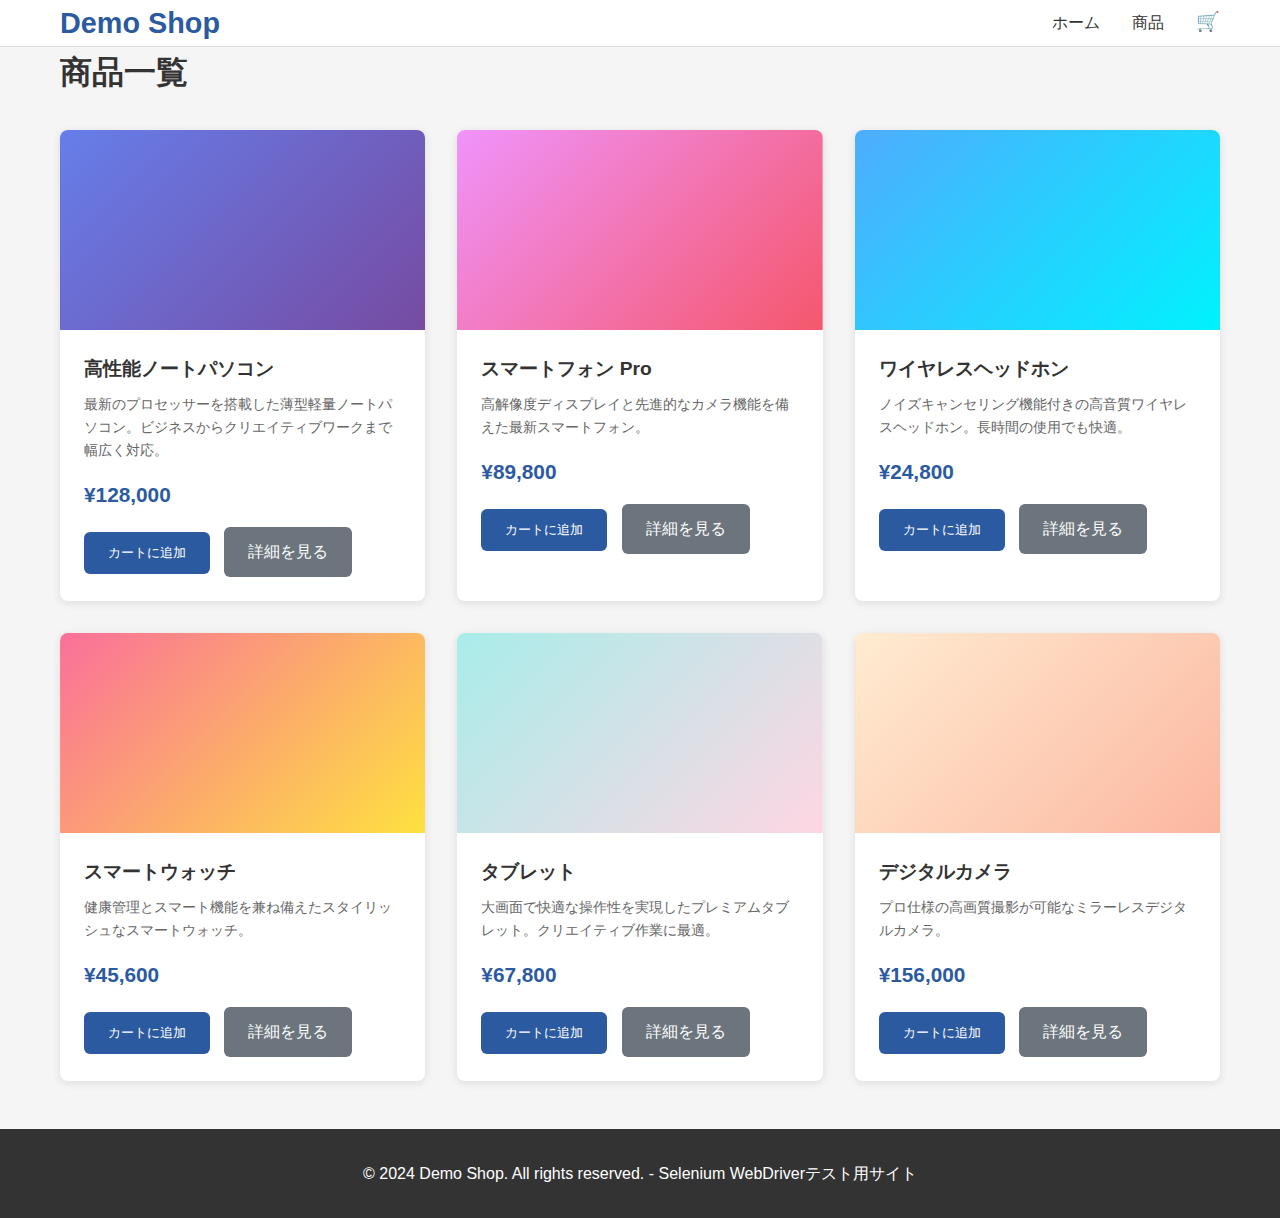
<file: selenium-webdriver/mock_site/index.html>
<!DOCTYPE html>
<html lang="ja">
<head>
    <meta charset="UTF-8">
    <meta name="viewport" content="width=device-width, initial-scale=1.0">
    <title>デモECサイト - 商品一覧</title>
    <link rel="stylesheet" href="style.css">
</head>
<body>
    <header>
        <nav class="container">
            <a href="index.html" class="logo">Demo Shop</a>
            <ul class="nav-links">
                <li><a href="index.html">ホーム</a></li>
                <li><a href="index.html">商品</a></li>
                <li>
                    <button class="cart-icon" onclick="goToCart()" title="カートを見る">
                        🛒
                        <span class="cart-count">0</span>
                    </button>
                </li>
            </ul>
        </nav>
    </header>

    <main class="container">
        <h1 class="page-title">商品一覧</h1>
        
        <div class="products-grid">
            <div class="product-card" data-product-id="laptop-001">
                <div class="product-image" style="background-image: linear-gradient(135deg, #667eea 0%, #764ba2 100%);"></div>
                <div class="product-info">
                    <h3 class="product-title">高性能ノートパソコン</h3>
                    <p class="product-description">最新のプロセッサーを搭載した薄型軽量ノートパソコン。ビジネスからクリエイティブワークまで幅広く対応。</p>
                    <div class="product-price">¥128,000</div>
                    <button class="btn btn-primary" onclick="addToCart('laptop-001', '高性能ノートパソコン', 128000, 'linear-gradient(135deg, #667eea 0%, #764ba2 100%)')">
                        カートに追加
                    </button>
                    <a href="product.html?id=laptop-001" class="btn btn-secondary" style="margin-left: 10px;">詳細を見る</a>
                </div>
            </div>

            <div class="product-card" data-product-id="smartphone-001">
                <div class="product-image" style="background-image: linear-gradient(135deg, #f093fb 0%, #f5576c 100%);"></div>
                <div class="product-info">
                    <h3 class="product-title">スマートフォン Pro</h3>
                    <p class="product-description">高解像度ディスプレイと先進的なカメラ機能を備えた最新スマートフォン。</p>
                    <div class="product-price">¥89,800</div>
                    <button class="btn btn-primary" onclick="addToCart('smartphone-001', 'スマートフォン Pro', 89800, 'linear-gradient(135deg, #f093fb 0%, #f5576c 100%)')">
                        カートに追加
                    </button>
                    <a href="product.html?id=smartphone-001" class="btn btn-secondary" style="margin-left: 10px;">詳細を見る</a>
                </div>
            </div>

            <div class="product-card" data-product-id="headphones-001">
                <div class="product-image" style="background-image: linear-gradient(135deg, #4facfe 0%, #00f2fe 100%);"></div>
                <div class="product-info">
                    <h3 class="product-title">ワイヤレスヘッドホン</h3>
                    <p class="product-description">ノイズキャンセリング機能付きの高音質ワイヤレスヘッドホン。長時間の使用でも快適。</p>
                    <div class="product-price">¥24,800</div>
                    <button class="btn btn-primary" onclick="addToCart('headphones-001', 'ワイヤレスヘッドホン', 24800, 'linear-gradient(135deg, #4facfe 0%, #00f2fe 100%)')">
                        カートに追加
                    </button>
                    <a href="product.html?id=headphones-001" class="btn btn-secondary" style="margin-left: 10px;">詳細を見る</a>
                </div>
            </div>

            <div class="product-card" data-product-id="watch-001">
                <div class="product-image" style="background-image: linear-gradient(135deg, #fa709a 0%, #fee140 100%);"></div>
                <div class="product-info">
                    <h3 class="product-title">スマートウォッチ</h3>
                    <p class="product-description">健康管理とスマート機能を兼ね備えたスタイリッシュなスマートウォッチ。</p>
                    <div class="product-price">¥45,600</div>
                    <button class="btn btn-primary" onclick="addToCart('watch-001', 'スマートウォッチ', 45600, 'linear-gradient(135deg, #fa709a 0%, #fee140 100%)')">
                        カートに追加
                    </button>
                    <a href="product.html?id=watch-001" class="btn btn-secondary" style="margin-left: 10px;">詳細を見る</a>
                </div>
            </div>

            <div class="product-card" data-product-id="tablet-001">
                <div class="product-image" style="background-image: linear-gradient(135deg, #a8edea 0%, #fed6e3 100%);"></div>
                <div class="product-info">
                    <h3 class="product-title">タブレット</h3>
                    <p class="product-description">大画面で快適な操作性を実現したプレミアムタブレット。クリエイティブ作業に最適。</p>
                    <div class="product-price">¥67,800</div>
                    <button class="btn btn-primary" onclick="addToCart('tablet-001', 'タブレット', 67800, 'linear-gradient(135deg, #a8edea 0%, #fed6e3 100%)')">
                        カートに追加
                    </button>
                    <a href="product.html?id=tablet-001" class="btn btn-secondary" style="margin-left: 10px;">詳細を見る</a>
                </div>
            </div>

            <div class="product-card" data-product-id="camera-001">
                <div class="product-image" style="background-image: linear-gradient(135deg, #ffecd2 0%, #fcb69f 100%);"></div>
                <div class="product-info">
                    <h3 class="product-title">デジタルカメラ</h3>
                    <p class="product-description">プロ仕様の高画質撮影が可能なミラーレスデジタルカメラ。</p>
                    <div class="product-price">¥156,000</div>
                    <button class="btn btn-primary" onclick="addToCart('camera-001', 'デジタルカメラ', 156000, 'linear-gradient(135deg, #ffecd2 0%, #fcb69f 100%)')">
                        カートに追加
                    </button>
                    <a href="product.html?id=camera-001" class="btn btn-secondary" style="margin-left: 10px;">詳細を見る</a>
                </div>
            </div>
        </div>
    </main>

    <footer>
        <div class="container">
            <p>&copy; 2024 Demo Shop. All rights reserved. - Selenium WebDriverテスト用サイト</p>
        </div>
    </footer>

    <script src="script.js"></script>
</body>
</html>
</file>
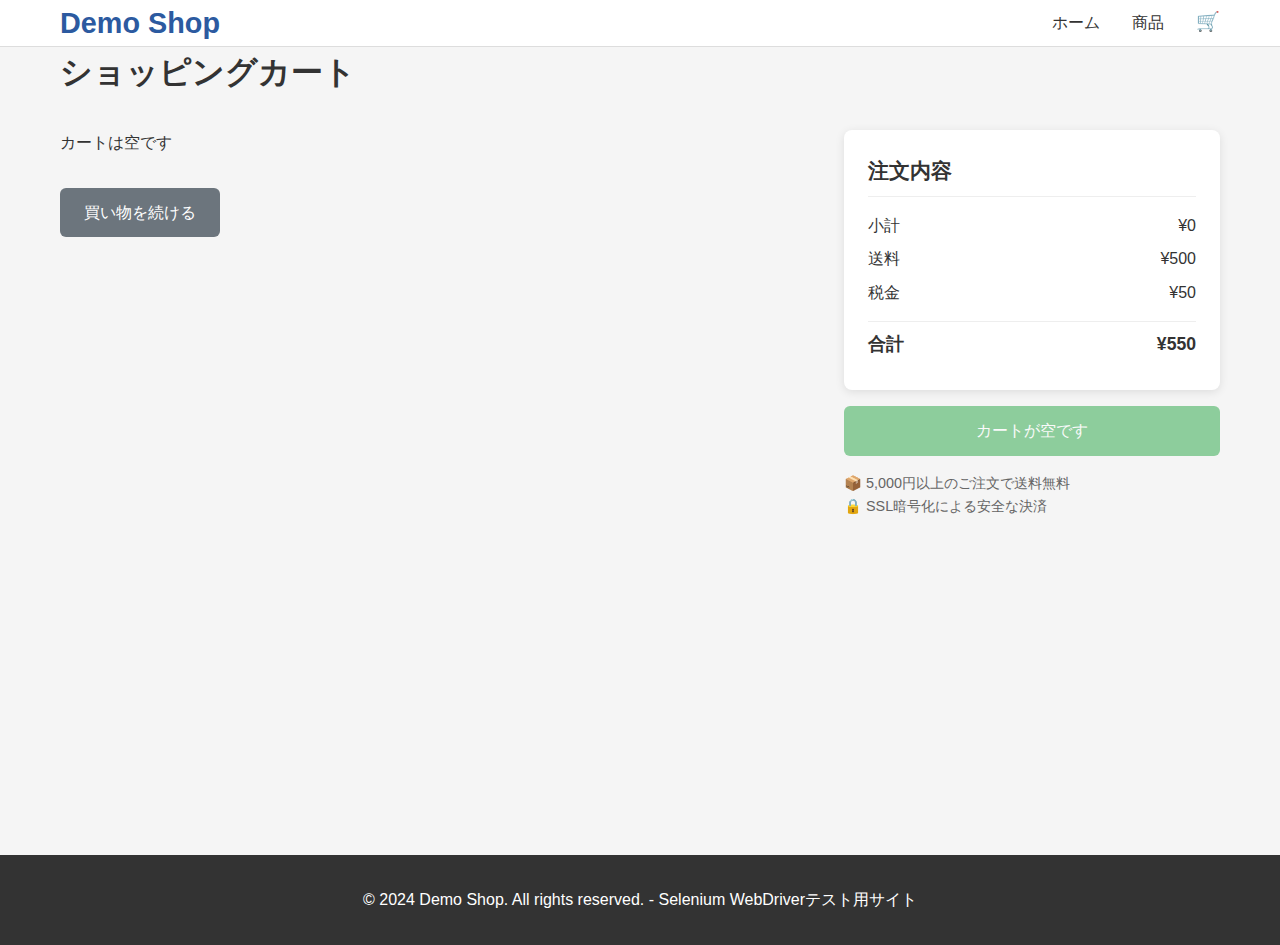
<file: selenium-webdriver/mock_site/cart.html>
<!DOCTYPE html>
<html lang="ja">
<head>
    <meta charset="UTF-8">
    <meta name="viewport" content="width=device-width, initial-scale=1.0">
    <title>ショッピングカート - デモECサイト</title>
    <link rel="stylesheet" href="style.css">
</head>
<body>
    <header>
        <nav class="container">
            <a href="index.html" class="logo">Demo Shop</a>
            <ul class="nav-links">
                <li><a href="index.html">ホーム</a></li>
                <li><a href="index.html">商品</a></li>
                <li>
                    <button class="cart-icon" onclick="goToCart()" title="カートを見る">
                        🛒
                        <span class="cart-count">0</span>
                    </button>
                </li>
            </ul>
        </nav>
    </header>

    <main class="container">
        <h1 class="page-title">ショッピングカート</h1>
        
        <div style="display: grid; grid-template-columns: 2fr 1fr; gap: 2rem; margin-top: 2rem;">
            <div>
                <div id="cart-items">
                    <!-- カートアイテムはJavaScriptで動的に生成 -->
                </div>
                
                <div style="margin-top: 2rem;">
                    <a href="index.html" class="btn btn-secondary">買い物を続ける</a>
                </div>
            </div>
            
            <div>
                <div class="order-summary">
                    <!-- 注文サマリーはJavaScriptで動的に生成 -->
                </div>
                
                <div style="margin-top: 1rem;">
                    <a href="checkout.html" id="checkout-btn" class="btn btn-success" style="width: 100%; text-align: center;">
                        レジに進む
                    </a>
                </div>
                
                <div style="margin-top: 1rem; font-size: 0.9rem; color: #666;">
                    <p>📦 5,000円以上のご注文で送料無料</p>
                    <p>🔒 SSL暗号化による安全な決済</p>
                </div>
            </div>
        </div>
    </main>

    <footer>
        <div class="container">
            <p>&copy; 2024 Demo Shop. All rights reserved. - Selenium WebDriverテスト用サイト</p>
        </div>
    </footer>

    <script src="script.js"></script>
    <script>
        // チェックアウトボタンの状態を更新
        function updateCheckoutButton() {
            const checkoutBtn = document.getElementById('checkout-btn');
            if (cart.length === 0) {
                checkoutBtn.style.opacity = '0.5';
                checkoutBtn.style.pointerEvents = 'none';
                checkoutBtn.textContent = 'カートが空です';
            } else {
                checkoutBtn.style.opacity = '1';
                checkoutBtn.style.pointerEvents = 'auto';
                checkoutBtn.textContent = 'レジに進む';
            }
        }

        // カートアイテム表示関数を拡張
        const originalDisplayCartItems = displayCartItems;
        displayCartItems = function() {
            originalDisplayCartItems();
            updateCheckoutButton();
        };

        // ページ読み込み時にチェックアウトボタンの状態を更新
        document.addEventListener('DOMContentLoaded', function() {
            updateCheckoutButton();
        });
    </script>
</body>
</html>
</file>
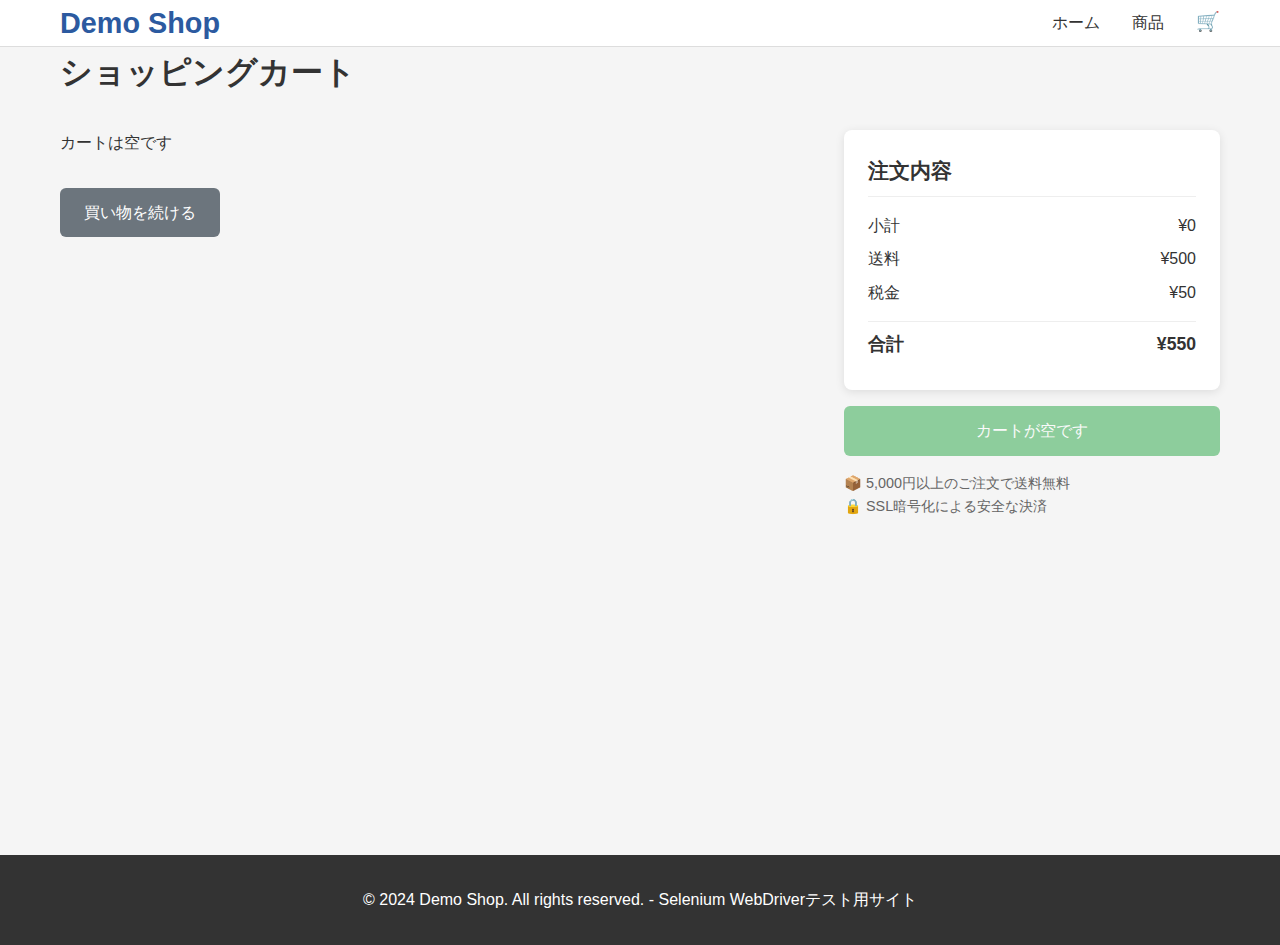
<file: selenium-webdriver/mock_site/checkout.html>
<!DOCTYPE html>
<html lang="ja">
<head>
    <meta charset="UTF-8">
    <meta name="viewport" content="width=device-width, initial-scale=1.0">
    <title>ご注文手続き - デモECサイト</title>
    <link rel="stylesheet" href="style.css">
</head>
<body>
    <header>
        <nav class="container">
            <a href="index.html" class="logo">Demo Shop</a>
            <ul class="nav-links">
                <li><a href="index.html">ホーム</a></li>
                <li><a href="index.html">商品</a></li>
                <li>
                    <button class="cart-icon" onclick="goToCart()" title="カートを見る">
                        🛒
                        <span class="cart-count">0</span>
                    </button>
                </li>
            </ul>
        </nav>
    </header>

    <main class="container">
        <h1 class="page-title">ご注文手続き</h1>
        
        <div style="display: grid; grid-template-columns: 2fr 1fr; gap: 3rem; margin-top: 2rem;">
            <div>
                <form id="checkout-form" style="background: white; padding: 2rem; border-radius: 8px; box-shadow: 0 2px 10px rgba(0, 0, 0, 0.1);">
                    <h2 style="margin-bottom: 1.5rem; color: #333;">お客様情報</h2>
                    
                    <div class="form-group">
                        <label class="form-label" for="name">お名前 *</label>
                        <input type="text" id="name" name="name" class="form-input" required>
                    </div>
                    
                    <div class="form-row">
                        <div class="form-group">
                            <label class="form-label" for="email">メールアドレス *</label>
                            <input type="email" id="email" name="email" class="form-input" required>
                        </div>
                        <div class="form-group">
                            <label class="form-label" for="phone">電話番号 *</label>
                            <input type="tel" id="phone" name="phone" class="form-input" required>
                        </div>
                    </div>
                    
                    <h3 style="margin: 2rem 0 1rem 0; color: #333;">配送先住所</h3>
                    
                    <div class="form-row">
                        <div class="form-group">
                            <label class="form-label" for="postal">郵便番号 *</label>
                            <input type="text" id="postal" name="postal" class="form-input" placeholder="123-4567" required>
                        </div>
                        <div class="form-group">
                            <label class="form-label" for="prefecture">都道府県 *</label>
                            <select id="prefecture" name="prefecture" class="form-input" required>
                                <option value="">選択してください</option>
                                <option value="北海道">北海道</option>
                                <option value="青森県">青森県</option>
                                <option value="岩手県">岩手県</option>
                                <option value="宮城県">宮城県</option>
                                <option value="秋田県">秋田県</option>
                                <option value="山形県">山形県</option>
                                <option value="福島県">福島県</option>
                                <option value="茨城県">茨城県</option>
                                <option value="栃木県">栃木県</option>
                                <option value="群馬県">群馬県</option>
                                <option value="埼玉県">埼玉県</option>
                                <option value="千葉県">千葉県</option>
                                <option value="東京都">東京都</option>
                                <option value="神奈川県">神奈川県</option>
                                <option value="新潟県">新潟県</option>
                                <option value="富山県">富山県</option>
                                <option value="石川県">石川県</option>
                                <option value="福井県">福井県</option>
                                <option value="山梨県">山梨県</option>
                                <option value="長野県">長野県</option>
                                <option value="岐阜県">岐阜県</option>
                                <option value="静岡県">静岡県</option>
                                <option value="愛知県">愛知県</option>
                                <option value="三重県">三重県</option>
                                <option value="滋賀県">滋賀県</option>
                                <option value="京都府">京都府</option>
                                <option value="大阪府">大阪府</option>
                                <option value="兵庫県">兵庫県</option>
                                <option value="奈良県">奈良県</option>
                                <option value="和歌山県">和歌山県</option>
                                <option value="鳥取県">鳥取県</option>
                                <option value="島根県">島根県</option>
                                <option value="岡山県">岡山県</option>
                                <option value="広島県">広島県</option>
                                <option value="山口県">山口県</option>
                                <option value="徳島県">徳島県</option>
                                <option value="香川県">香川県</option>
                                <option value="愛媛県">愛媛県</option>
                                <option value="高知県">高知県</option>
                                <option value="福岡県">福岡県</option>
                                <option value="佐賀県">佐賀県</option>
                                <option value="長崎県">長崎県</option>
                                <option value="熊本県">熊本県</option>
                                <option value="大分県">大分県</option>
                                <option value="宮崎県">宮崎県</option>
                                <option value="鹿児島県">鹿児島県</option>
                                <option value="沖縄県">沖縄県</option>
                            </select>
                        </div>
                    </div>
                    
                    <div class="form-group">
                        <label class="form-label" for="city">市区町村 *</label>
                        <input type="text" id="city" name="city" class="form-input" required>
                    </div>
                    
                    <div class="form-group">
                        <label class="form-label" for="address">番地・建物名 *</label>
                        <input type="text" id="address" name="address" class="form-input" required>
                    </div>
                    
                    <h3 style="margin: 2rem 0 1rem 0; color: #333;">お支払い方法</h3>
                    
                    <div class="form-group">
                        <div style="display: flex; flex-direction: column; gap: 0.5rem;">
                            <label style="display: flex; align-items: center; cursor: pointer;">
                                <input type="radio" name="payment" value="credit" style="margin-right: 0.5rem;" checked>
                                クレジットカード
                            </label>
                            <label style="display: flex; align-items: center; cursor: pointer;">
                                <input type="radio" name="payment" value="bank" style="margin-right: 0.5rem;">
                                銀行振込
                            </label>
                            <label style="display: flex; align-items: center; cursor: pointer;">
                                <input type="radio" name="payment" value="cod" style="margin-right: 0.5rem;">
                                代金引換
                            </label>
                        </div>
                    </div>
                    
                    <div id="credit-card-form" style="margin-top: 1rem;">
                        <div class="form-group">
                            <label class="form-label" for="card-number">カード番号</label>
                            <input type="text" id="card-number" name="card-number" class="form-input" placeholder="1234 5678 9012 3456" maxlength="19">
                        </div>
                        
                        <div class="form-row">
                            <div class="form-group">
                                <label class="form-label" for="expiry">有効期限</label>
                                <input type="text" id="expiry" name="expiry" class="form-input" placeholder="MM/YY" maxlength="5">
                            </div>
                            <div class="form-group">
                                <label class="form-label" for="cvv">セキュリティコード</label>
                                <input type="text" id="cvv" name="cvv" class="form-input" placeholder="123" maxlength="4">
                            </div>
                        </div>
                    </div>
                    
                    <div class="form-group" style="margin-top: 2rem;">
                        <label style="display: flex; align-items: center; cursor: pointer;">
                            <input type="checkbox" id="terms" name="terms" style="margin-right: 0.5rem;" required>
                            <a href="#" style="color: #2c5aa0;">利用規約</a>と<a href="#" style="color: #2c5aa0;">プライバシーポリシー</a>に同意する
                        </label>
                    </div>
                    
                    <button type="submit" class="btn btn-success" style="width: 100%; font-size: 1.1rem; padding: 15px; margin-top: 1.5rem;">
                        注文を確定する
                    </button>
                </form>
            </div>
            
            <div>
                <div class="order-summary" id="checkout-summary">
                    <!-- 注文サマリーはJavaScriptで動的に生成 -->
                </div>
                
                <div style="margin-top: 1rem;">
                    <a href="cart.html" class="btn btn-secondary" style="width: 100%; text-align: center;">
                        カートに戻る
                    </a>
                </div>
                
                <div style="margin-top: 1.5rem; padding: 1rem; background: #f8f9fa; border-radius: 6px; font-size: 0.9rem; color: #666;">
                    <h4 style="color: #333; margin-bottom: 0.5rem;">配送について</h4>
                    <ul style="list-style: none; padding: 0;">
                        <li>• 通常配送：2-3営業日</li>
                        <li>• お急ぎ便：翌日配送</li>
                        <li>• 5,000円以上で送料無料</li>
                    </ul>
                </div>
            </div>
        </div>
    </main>

    <footer>
        <div class="container">
            <p>&copy; 2024 Demo Shop. All rights reserved. - Selenium WebDriverテスト用サイト</p>
        </div>
    </footer>

    <script src="script.js"></script>
    <script>
        // お支払い方法の表示/非表示を制御
        function togglePaymentForm() {
            const paymentRadios = document.querySelectorAll('input[name="payment"]');
            const creditCardForm = document.getElementById('credit-card-form');
            
            paymentRadios.forEach(radio => {
                radio.addEventListener('change', function() {
                    if (this.value === 'credit') {
                        creditCardForm.style.display = 'block';
                    } else {
                        creditCardForm.style.display = 'none';
                    }
                });
            });
        }

        // カード番号フォーマット
        function formatCardNumber() {
            const cardNumberInput = document.getElementById('card-number');
            if (cardNumberInput) {
                cardNumberInput.addEventListener('input', function(e) {
                    let value = e.target.value.replace(/\s/g, '').replace(/[^0-9]/gi, '');
                    let formattedValue = value.match(/.{1,4}/g)?.join(' ') || '';
                    
                    if (formattedValue.length > 19) {
                        formattedValue = formattedValue.substr(0, 19);
                    }
                    
                    e.target.value = formattedValue;
                });
            }
        }

        // 有効期限フォーマット
        function formatExpiry() {
            const expiryInput = document.getElementById('expiry');
            if (expiryInput) {
                expiryInput.addEventListener('input', function(e) {
                    let value = e.target.value.replace(/\D/g, '');
                    if (value.length >= 2) {
                        value = value.substring(0, 2) + '/' + value.substring(2, 4);
                    }
                    e.target.value = value;
                });
            }
        }

        // ページ読み込み時の初期化
        document.addEventListener('DOMContentLoaded', function() {
            // カートが空の場合はカートページにリダイレクト
            if (cart.length === 0) {
                window.location.href = 'cart.html';
                return;
            }
            
            togglePaymentForm();
            formatCardNumber();
            formatExpiry();
        });
    </script>
</body>
</html>
</file>
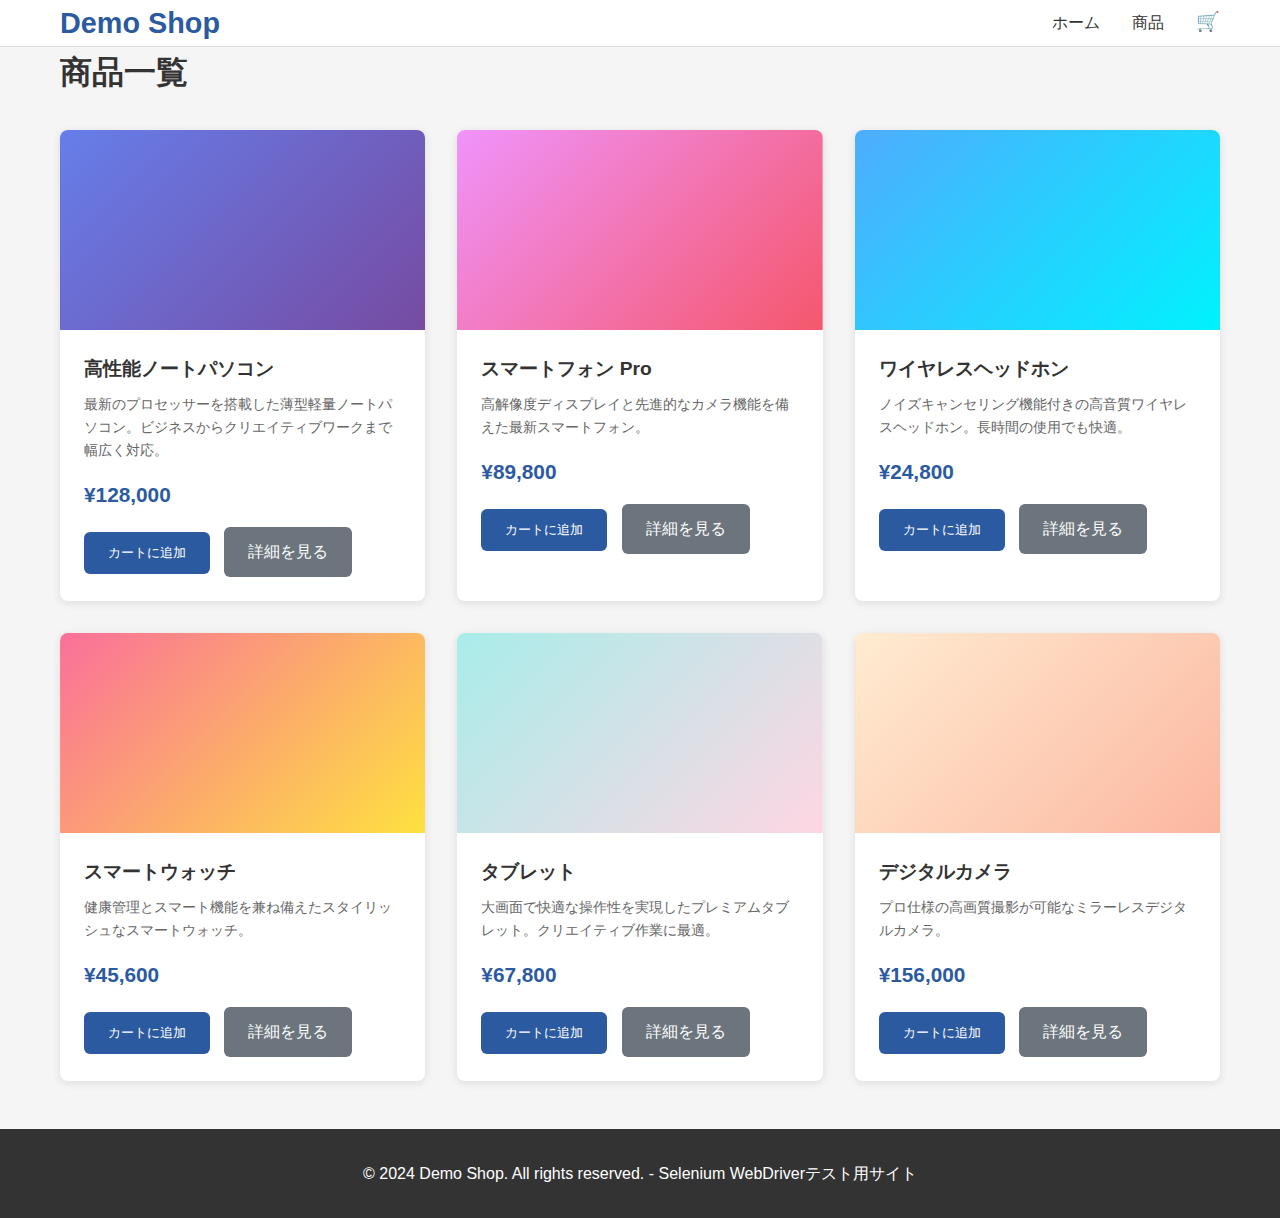
<file: selenium-webdriver/mock_site/complete.html>
<!DOCTYPE html>
<html lang="ja">
<head>
    <meta charset="UTF-8">
    <meta name="viewport" content="width=device-width, initial-scale=1.0">
    <title>ご注文完了 - デモECサイト</title>
    <link rel="stylesheet" href="style.css">
</head>
<body>
    <header>
        <nav class="container">
            <a href="index.html" class="logo">Demo Shop</a>
            <ul class="nav-links">
                <li><a href="index.html">ホーム</a></li>
                <li><a href="index.html">商品</a></li>
                <li>
                    <button class="cart-icon" onclick="goToCart()" title="カートを見る">
                        🛒
                        <span class="cart-count">0</span>
                    </button>
                </li>
            </ul>
        </nav>
    </header>

    <main class="container">
        <div style="text-align: center; padding: 3rem 0;">
            <div style="font-size: 4rem; margin-bottom: 1rem;">✅</div>
            <h1 class="page-title" style="color: #28a745;">ご注文ありがとうございました</h1>
            <p style="font-size: 1.2rem; color: #666; margin-bottom: 2rem;">
                ご注文を正常に受け付けました。注文確認メールを送信いたします。
            </p>
        </div>

        <div style="max-width: 600px; margin: 0 auto;">
            <div class="alert alert-success">
                <strong>注文が完了しました</strong><br>
                お支払い手続きが正常に処理されました。商品の発送準備を開始いたします。
            </div>

            <div style="background: white; border-radius: 8px; padding: 2rem; box-shadow: 0 2px 10px rgba(0, 0, 0, 0.1); margin-bottom: 2rem;">
                <div id="order-summary">
                    <!-- 注文内容はJavaScriptで動的に生成 -->
                </div>
            </div>

            <div style="background: #f8f9fa; border-radius: 8px; padding: 1.5rem; margin-bottom: 2rem;">
                <h3 style="color: #333; margin-bottom: 1rem;">今後の流れ</h3>
                <div style="display: flex; flex-direction: column; gap: 1rem;">
                    <div style="display: flex; align-items: center; gap: 1rem;">
                        <div style="width: 32px; height: 32px; background: #28a745; border-radius: 50%; display: flex; align-items: center; justify-content: center; color: white; font-weight: bold;">1</div>
                        <div>
                            <strong>注文確認メール送信</strong><br>
                            <small style="color: #666;">ご登録いただいたメールアドレスに注文確認メールを送信します</small>
                        </div>
                    </div>
                    <div style="display: flex; align-items: center; gap: 1rem;">
                        <div style="width: 32px; height: 32px; background: #2c5aa0; border-radius: 50%; display: flex; align-items: center; justify-content: center; color: white; font-weight: bold;">2</div>
                        <div>
                            <strong>商品の発送準備</strong><br>
                            <small style="color: #666;">1-2営業日以内に商品の発送準備を開始いたします</small>
                        </div>
                    </div>
                    <div style="display: flex; align-items: center; gap: 1rem;">
                        <div style="width: 32px; height: 32px; background: #6c757d; border-radius: 50%; display: flex; align-items: center; justify-content: center; color: white; font-weight: bold;">3</div>
                        <div>
                            <strong>配送完了</strong><br>
                            <small style="color: #666;">2-3営業日以内にお客様のもとにお届けいたします</small>
                        </div>
                    </div>
                </div>
            </div>

            <div style="background: white; border-radius: 8px; padding: 1.5rem; box-shadow: 0 2px 10px rgba(0, 0, 0, 0.1); margin-bottom: 2rem;">
                <h3 style="color: #333; margin-bottom: 1rem;">お問い合わせ</h3>
                <p style="color: #666; margin-bottom: 1rem;">
                    ご不明な点やご質問がございましたら、お気軽にお問い合わせください。
                </p>
                <div style="display: grid; grid-template-columns: 1fr 1fr; gap: 1rem; font-size: 0.9rem;">
                    <div>
                        <strong>📞 電話</strong><br>
                        0120-123-456<br>
                        <small style="color: #666;">平日 9:00-18:00</small>
                    </div>
                    <div>
                        <strong>✉️ メール</strong><br>
                        support@demo-shop.com<br>
                        <small style="color: #666;">24時間受付</small>
                    </div>
                </div>
            </div>

            <div style="text-align: center; margin: 3rem 0;">
                <a href="index.html" class="btn btn-primary" style="font-size: 1.1rem; padding: 15px 30px;">
                    ショッピングを続ける
                </a>
            </div>
        </div>
    </main>

    <footer>
        <div class="container">
            <p>&copy; 2024 Demo Shop. All rights reserved. - Selenium WebDriverテスト用サイト</p>
        </div>
    </footer>

    <script src="script.js"></script>
    <script>
        document.addEventListener('DOMContentLoaded', function() {
            // 注文データがない場合はホームページにリダイレクト
            const lastOrder = localStorage.getItem('lastOrder');
            if (!lastOrder) {
                window.location.href = 'index.html';
                return;
            }
            
            // ページタイトルに注文番号を表示するアニメーション効果
            setTimeout(() => {
                const orderData = JSON.parse(lastOrder);
                const orderNumber = orderData.id;
                
                // 注文番号をページに表示
                const pageTitle = document.querySelector('.page-title');
                const originalText = pageTitle.textContent;
                
                setTimeout(() => {
                    pageTitle.innerHTML = originalText + '<br><small style="font-size: 0.6em; color: #666;">注文番号: ' + orderNumber + '</small>';
                }, 1000);
            }, 500);

            // 自動的にホームページにリダイレクト（デモ用）
            setTimeout(() => {
                const confirmRedirect = confirm('10秒後に商品ページに戻ります。今すぐ戻りますか？');
                if (confirmRedirect) {
                    window.location.href = 'index.html';
                } else {
                    setTimeout(() => {
                        window.location.href = 'index.html';
                    }, 10000);
                }
            }, 5000);
        });
    </script>
</body>
</html>
</file>
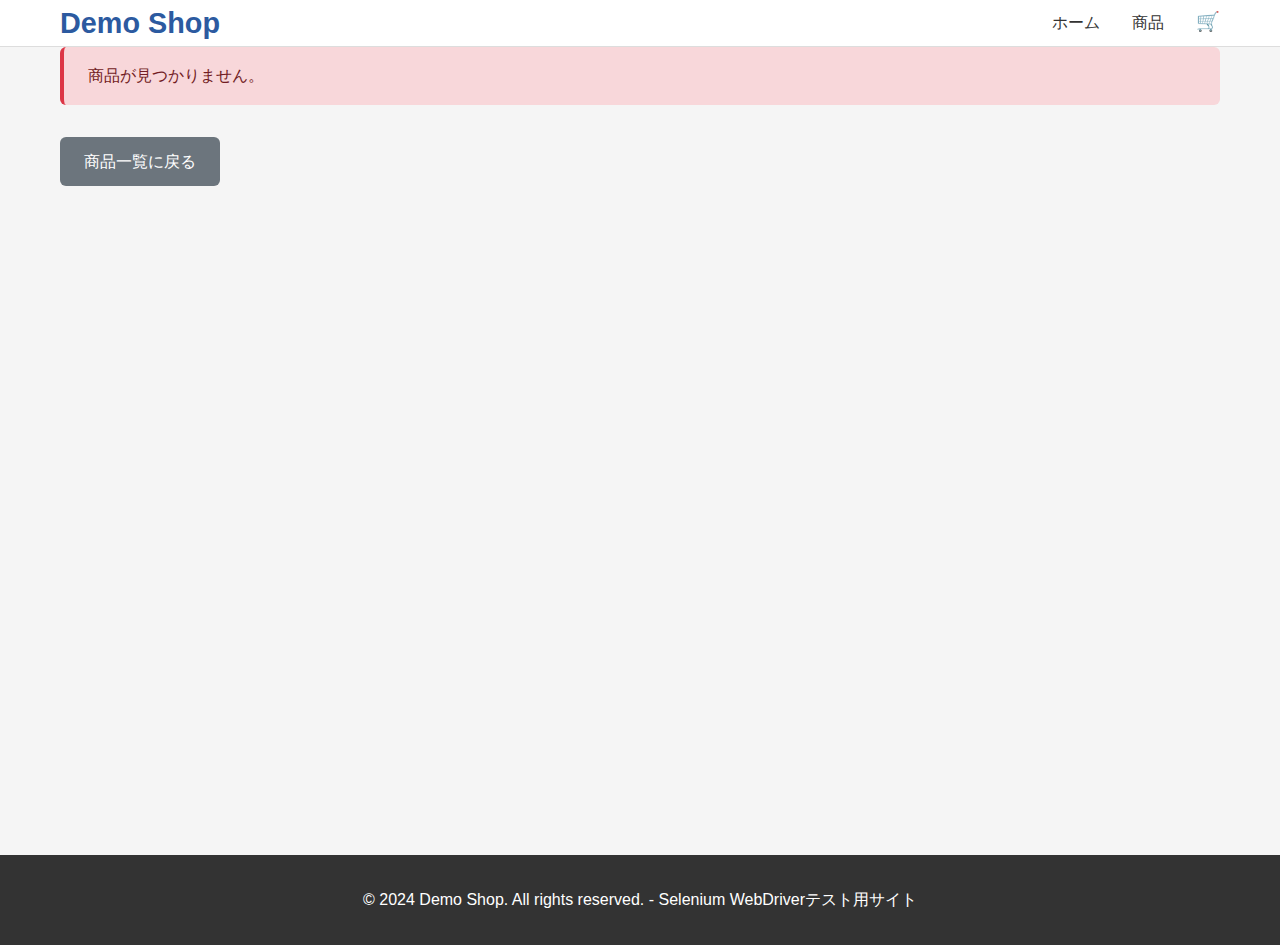
<file: selenium-webdriver/mock_site/product.html>
<!DOCTYPE html>
<html lang="ja">
<head>
    <meta charset="UTF-8">
    <meta name="viewport" content="width=device-width, initial-scale=1.0">
    <title>商品詳細 - デモECサイト</title>
    <link rel="stylesheet" href="style.css">
</head>
<body>
    <header>
        <nav class="container">
            <a href="index.html" class="logo">Demo Shop</a>
            <ul class="nav-links">
                <li><a href="index.html">ホーム</a></li>
                <li><a href="index.html">商品</a></li>
                <li>
                    <button class="cart-icon" onclick="goToCart()" title="カートを見る">
                        🛒
                        <span class="cart-count">0</span>
                    </button>
                </li>
            </ul>
        </nav>
    </header>

    <main class="container">
        <div id="product-detail-container">
            <!-- 商品詳細はJavaScriptで動的に生成 -->
        </div>
        
        <div style="margin-top: 2rem;">
            <a href="index.html" class="btn btn-secondary">商品一覧に戻る</a>
        </div>
    </main>

    <footer>
        <div class="container">
            <p>&copy; 2024 Demo Shop. All rights reserved. - Selenium WebDriverテスト用サイト</p>
        </div>
    </footer>

    <script src="script.js"></script>
    <script>
        // 商品データ
        const products = {
            'laptop-001': {
                id: 'laptop-001',
                name: '高性能ノートパソコン',
                price: 128000,
                image: 'linear-gradient(135deg, #667eea 0%, #764ba2 100%)',
                description: '最新のプロセッサーを搭載した薄型軽量ノートパソコン。ビジネスからクリエイティブワークまで幅広く対応します。',
                features: [
                    'Intel Core i7プロセッサー',
                    '16GB RAM',
                    '512GB SSD',
                    '14インチ 4K液晶',
                    'バッテリー駆動時間 最大12時間',
                    '重量 1.2kg'
                ]
            },
            'smartphone-001': {
                id: 'smartphone-001',
                name: 'スマートフォン Pro',
                price: 89800,
                image: 'linear-gradient(135deg, #f093fb 0%, #f5576c 100%)',
                description: '高解像度ディスプレイと先進的なカメラ機能を備えた最新スマートフォン。',
                features: [
                    '6.7インチ有機ELディスプレイ',
                    'トリプルカメラシステム',
                    '256GB内蔵ストレージ',
                    '5G対応',
                    '防水・防塵機能',
                    'ワイヤレス充電対応'
                ]
            },
            'headphones-001': {
                id: 'headphones-001',
                name: 'ワイヤレスヘッドホン',
                price: 24800,
                image: 'linear-gradient(135deg, #4facfe 0%, #00f2fe 100%)',
                description: 'ノイズキャンセリング機能付きの高音質ワイヤレスヘッドホン。長時間の使用でも快適です。',
                features: [
                    'アクティブノイズキャンセリング',
                    'Bluetooth 5.0',
                    'バッテリー駆動時間 最大30時間',
                    'クイックチャージ対応',
                    '折りたたみ式デザイン',
                    '専用ケース付属'
                ]
            },
            'watch-001': {
                id: 'watch-001',
                name: 'スマートウォッチ',
                price: 45600,
                image: 'linear-gradient(135deg, #fa709a 0%, #fee140 100%)',
                description: '健康管理とスマート機能を兼ね備えたスタイリッシュなスマートウォッチ。',
                features: [
                    '1.4インチタッチスクリーン',
                    'GPS内蔵',
                    '心拍数モニタリング',
                    '睡眠トラッキング',
                    '防水機能（50m）',
                    'バッテリー駆動時間 7日間'
                ]
            },
            'tablet-001': {
                id: 'tablet-001',
                name: 'タブレット',
                price: 67800,
                image: 'linear-gradient(135deg, #a8edea 0%, #fed6e3 100%)',
                description: '大画面で快適な操作性を実現したプレミアムタブレット。クリエイティブ作業に最適です。',
                features: [
                    '12.9インチ Liquid Retina ディスプレイ',
                    'M2チップ',
                    '128GB ストレージ',
                    'Apple Pencil対応',
                    'Magic Keyboard対応',
                    '超広角フロントカメラ'
                ]
            },
            'camera-001': {
                id: 'camera-001',
                name: 'デジタルカメラ',
                price: 156000,
                image: 'linear-gradient(135deg, #ffecd2 0%, #fcb69f 100%)',
                description: 'プロ仕様の高画質撮影が可能なミラーレスデジタルカメラ。',
                features: [
                    '2400万画素フルフレームセンサー',
                    '4K動画撮影対応',
                    '5軸手ブレ補正',
                    'デュアルカードスロット',
                    '防塵・防滴構造',
                    '高速オートフォーカス'
                ]
            }
        };

        // URLパラメータから商品IDを取得
        function getProductIdFromURL() {
            const urlParams = new URLSearchParams(window.location.search);
            return urlParams.get('id');
        }

        // 商品詳細を表示
        function displayProductDetail() {
            const productId = getProductIdFromURL();
            const product = products[productId];
            
            if (!product) {
                document.getElementById('product-detail-container').innerHTML = `
                    <div class="alert alert-error">
                        商品が見つかりません。
                    </div>
                `;
                return;
            }
            
            document.title = `${product.name} - デモECサイト`;
            
            document.getElementById('product-detail-container').innerHTML = `
                <div class="product-detail">
                    <div class="product-detail-image" style="background-image: ${product.image};"></div>
                    <div class="product-detail-info">
                        <h1>${product.name}</h1>
                        <div class="product-detail-price">¥${product.price.toLocaleString()}</div>
                        <div class="product-detail-description">
                            <p>${product.description}</p>
                        </div>
                        <div class="product-features">
                            <h3>主な特徴</h3>
                            <ul>
                                ${product.features.map(feature => `<li>${feature}</li>`).join('')}
                            </ul>
                        </div>
                        <div style="margin-top: 2rem;">
                            <button class="btn btn-primary" style="font-size: 1.1rem; padding: 15px 30px;" onclick="addToCart('${product.id}', '${product.name}', ${product.price}, '${product.image}')">
                                カートに追加
                            </button>
                        </div>
                    </div>
                </div>
            `;
        }

        // ページ読み込み時に商品詳細を表示
        document.addEventListener('DOMContentLoaded', function() {
            displayProductDetail();
        });
    </script>
</body>
</html>
</file>
<file: selenium-webdriver/mock_site/style.css>
/* 共通スタイル */
* {
    margin: 0;
    padding: 0;
    box-sizing: border-box;
}

body {
    font-family: 'Helvetica Neue', Arial, sans-serif;
    line-height: 1.6;
    color: #333;
    background-color: #f5f5f5;
}

.container {
    max-width: 1200px;
    margin: 0 auto;
    padding: 0 20px;
}

/* ヘッダー */
header {
    background-color: #fff;
    border-bottom: 1px solid #ddd;
    position: sticky;
    top: 0;
    z-index: 100;
}

nav {
    display: flex;
    justify-content: space-between;
    align-items: center;
    padding: 1rem 0;
}

.logo {
    font-size: 1.8rem;
    font-weight: bold;
    color: #2c5aa0;
    text-decoration: none;
}

.nav-links {
    display: flex;
    list-style: none;
    gap: 2rem;
    align-items: center;
}

.nav-links a {
    text-decoration: none;
    color: #333;
    font-weight: 500;
    transition: color 0.3s;
}

.nav-links a:hover {
    color: #2c5aa0;
}

.cart-icon {
    position: relative;
    background: none;
    border: none;
    cursor: pointer;
    font-size: 1.2rem;
}

.cart-count {
    position: absolute;
    top: -8px;
    right: -8px;
    background-color: #ff4757;
    color: white;
    border-radius: 50%;
    width: 20px;
    height: 20px;
    display: flex;
    align-items: center;
    justify-content: center;
    font-size: 0.8rem;
    min-width: 20px;
}

/* メインコンテンツ */
main {
    padding: 2rem 0;
    min-height: calc(100vh - 140px);
}

/* ボタン */
.btn {
    padding: 12px 24px;
    border: none;
    border-radius: 6px;
    cursor: pointer;
    font-weight: 500;
    text-decoration: none;
    display: inline-block;
    text-align: center;
    transition: all 0.3s;
}

.btn-primary {
    background-color: #2c5aa0;
    color: white;
}

.btn-primary:hover {
    background-color: #1e3a73;
}

.btn-secondary {
    background-color: #6c757d;
    color: white;
}

.btn-secondary:hover {
    background-color: #545b62;
}

.btn-success {
    background-color: #28a745;
    color: white;
}

.btn-success:hover {
    background-color: #1e7e34;
}

.btn-danger {
    background-color: #dc3545;
    color: white;
}

.btn-danger:hover {
    background-color: #c82333;
}

/* 商品グリッド */
.products-grid {
    display: grid;
    grid-template-columns: repeat(auto-fit, minmax(280px, 1fr));
    gap: 2rem;
    margin-top: 2rem;
}

.product-card {
    background: white;
    border-radius: 8px;
    box-shadow: 0 2px 10px rgba(0, 0, 0, 0.1);
    overflow: hidden;
    transition: transform 0.3s, box-shadow 0.3s;
}

.product-card:hover {
    transform: translateY(-5px);
    box-shadow: 0 4px 20px rgba(0, 0, 0, 0.15);
}

.product-image {
    width: 100%;
    height: 200px;
    background-color: #f8f9fa;
    background-size: cover;
    background-position: center;
}

.product-info {
    padding: 1.5rem;
}

.product-title {
    font-size: 1.2rem;
    font-weight: 600;
    margin-bottom: 0.5rem;
    color: #333;
}

.product-description {
    color: #666;
    margin-bottom: 1rem;
    font-size: 0.9rem;
}

.product-price {
    font-size: 1.3rem;
    font-weight: bold;
    color: #2c5aa0;
    margin-bottom: 1rem;
}

/* カートアイテム */
.cart-item {
    background: white;
    border-radius: 8px;
    padding: 1.5rem;
    margin-bottom: 1rem;
    box-shadow: 0 2px 5px rgba(0, 0, 0, 0.1);
    display: flex;
    align-items: center;
    gap: 1rem;
}

.cart-item img {
    width: 80px;
    height: 80px;
    object-fit: cover;
    border-radius: 4px;
}

.cart-item-info {
    flex: 1;
}

.cart-item-title {
    font-weight: 600;
    margin-bottom: 0.5rem;
}

.cart-item-price {
    color: #2c5aa0;
    font-weight: bold;
}

.quantity-control {
    display: flex;
    align-items: center;
    gap: 0.5rem;
    margin: 0.5rem 0;
}

.quantity-btn {
    width: 32px;
    height: 32px;
    border: 1px solid #ddd;
    background: white;
    border-radius: 4px;
    cursor: pointer;
    display: flex;
    align-items: center;
    justify-content: center;
}

.quantity-btn:hover {
    background-color: #f8f9fa;
}

.quantity-display {
    padding: 0.5rem 1rem;
    border: 1px solid #ddd;
    border-radius: 4px;
    min-width: 60px;
    text-align: center;
}

/* フォーム */
.form-group {
    margin-bottom: 1.5rem;
}

.form-label {
    display: block;
    margin-bottom: 0.5rem;
    font-weight: 500;
    color: #333;
}

.form-input {
    width: 100%;
    padding: 12px;
    border: 1px solid #ddd;
    border-radius: 6px;
    font-size: 1rem;
    transition: border-color 0.3s;
}

.form-input:focus {
    outline: none;
    border-color: #2c5aa0;
    box-shadow: 0 0 0 2px rgba(44, 90, 160, 0.1);
}

.form-row {
    display: grid;
    grid-template-columns: 1fr 1fr;
    gap: 1rem;
}

/* 注文サマリー */
.order-summary {
    background: white;
    border-radius: 8px;
    padding: 1.5rem;
    box-shadow: 0 2px 10px rgba(0, 0, 0, 0.1);
}

.summary-title {
    font-size: 1.3rem;
    font-weight: bold;
    margin-bottom: 1rem;
    padding-bottom: 0.5rem;
    border-bottom: 1px solid #eee;
}

.summary-row {
    display: flex;
    justify-content: space-between;
    margin-bottom: 0.5rem;
}

.summary-total {
    border-top: 1px solid #eee;
    padding-top: 0.5rem;
    margin-top: 1rem;
    font-weight: bold;
    font-size: 1.1rem;
}

/* アラート・メッセージ */
.alert {
    padding: 1rem 1.5rem;
    border-radius: 6px;
    margin-bottom: 1rem;
    border-left: 4px solid;
}

.alert-success {
    background-color: #d4edda;
    border-color: #28a745;
    color: #155724;
}

.alert-error {
    background-color: #f8d7da;
    border-color: #dc3545;
    color: #721c24;
}

/* フッター */
footer {
    background-color: #333;
    color: white;
    text-align: center;
    padding: 2rem 0;
    margin-top: 3rem;
}

/* ページタイトル */
.page-title {
    font-size: 2rem;
    font-weight: bold;
    margin-bottom: 1.5rem;
    color: #333;
}

/* レスポンシブ */
@media (max-width: 768px) {
    .container {
        padding: 0 15px;
    }
    
    nav {
        flex-direction: column;
        gap: 1rem;
    }
    
    .nav-links {
        gap: 1rem;
    }
    
    .products-grid {
        grid-template-columns: 1fr;
    }
    
    .cart-item {
        flex-direction: column;
        align-items: flex-start;
    }
    
    .form-row {
        grid-template-columns: 1fr;
    }
}

/* ローディング */
.loading {
    display: inline-block;
    width: 20px;
    height: 20px;
    border: 3px solid #f3f3f3;
    border-top: 3px solid #2c5aa0;
    border-radius: 50%;
    animation: spin 1s linear infinite;
}

@keyframes spin {
    0% { transform: rotate(0deg); }
    100% { transform: rotate(360deg); }
}

/* 商品詳細ページ */
.product-detail {
    display: grid;
    grid-template-columns: 1fr 1fr;
    gap: 3rem;
    background: white;
    padding: 2rem;
    border-radius: 8px;
    box-shadow: 0 2px 10px rgba(0, 0, 0, 0.1);
}

.product-detail-image {
    width: 100%;
    height: 400px;
    background-color: #f8f9fa;
    background-size: cover;
    background-position: center;
    border-radius: 8px;
}

.product-detail-info h1 {
    font-size: 2rem;
    margin-bottom: 1rem;
    color: #333;
}

.product-detail-price {
    font-size: 2rem;
    font-weight: bold;
    color: #2c5aa0;
    margin-bottom: 1.5rem;
}

.product-detail-description {
    line-height: 1.8;
    margin-bottom: 2rem;
    color: #666;
}

@media (max-width: 768px) {
    .product-detail {
        grid-template-columns: 1fr;
        gap: 1.5rem;
    }
}
</file>
